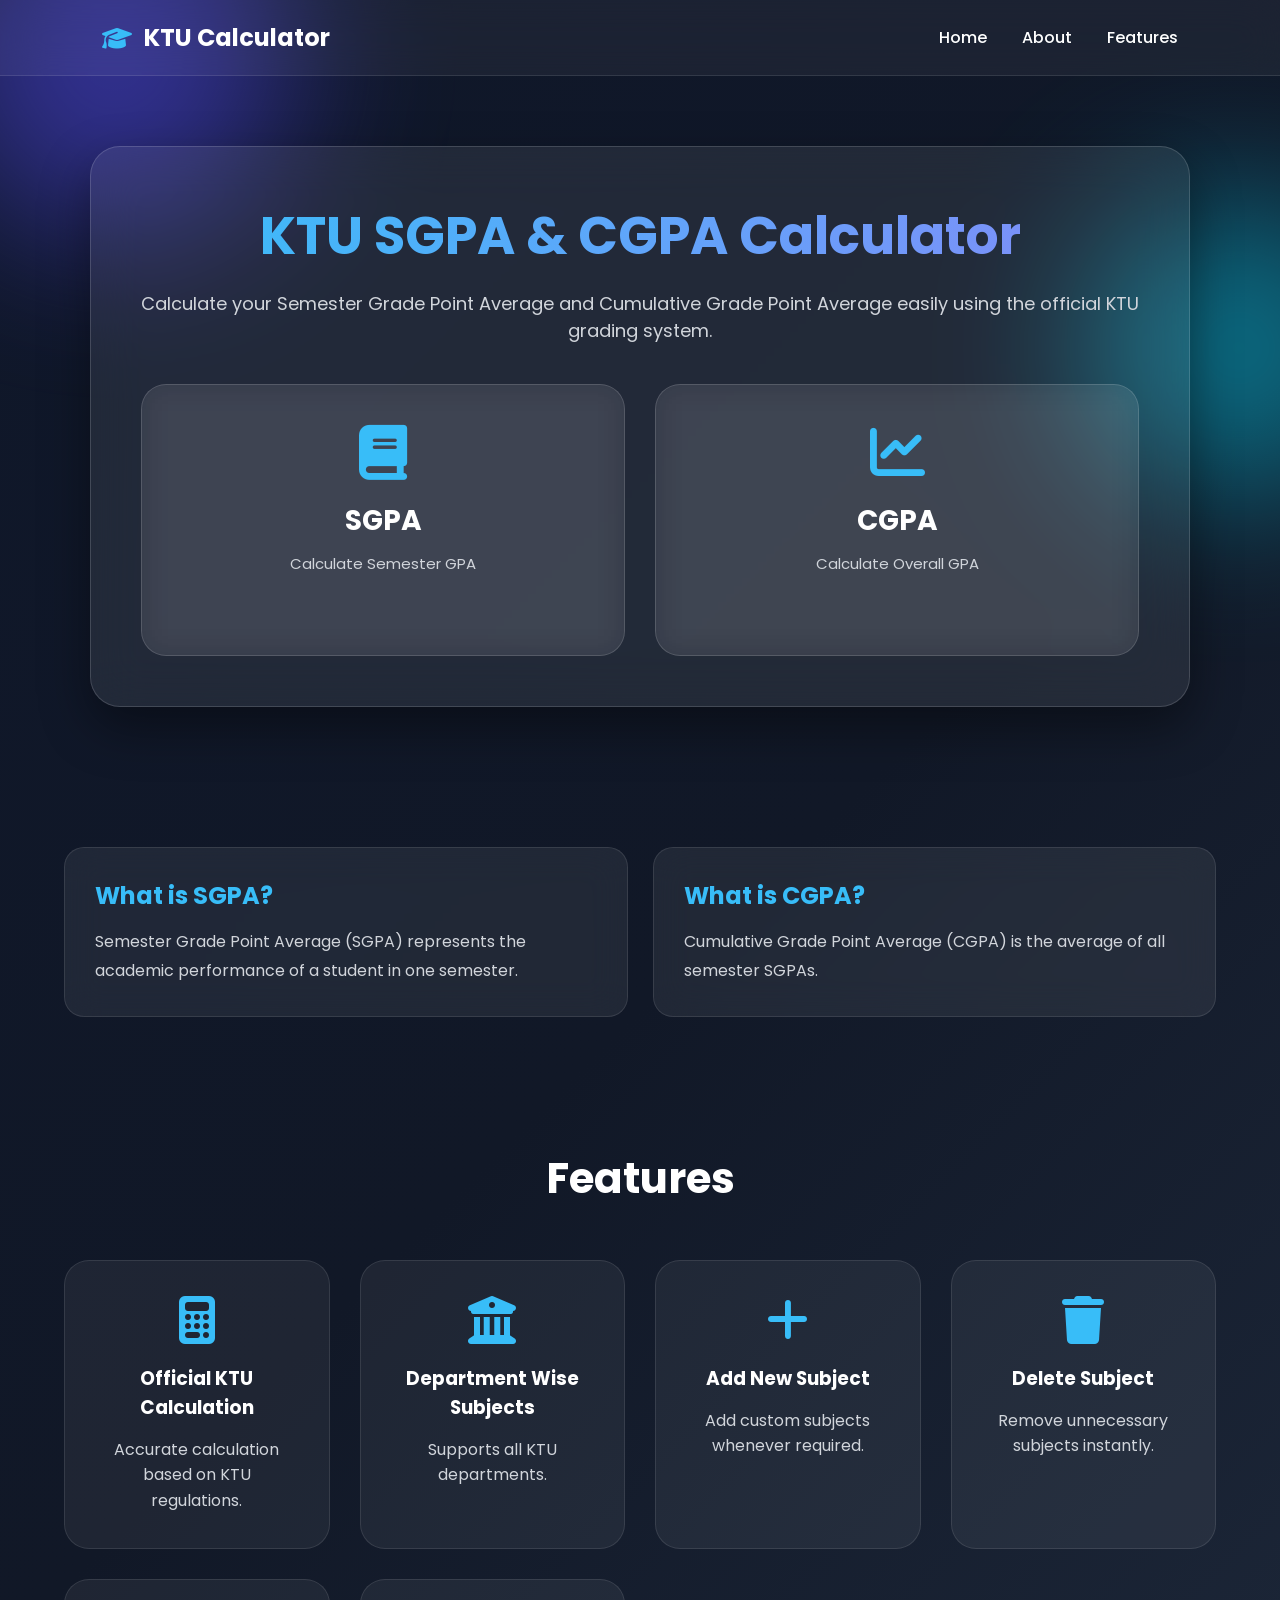
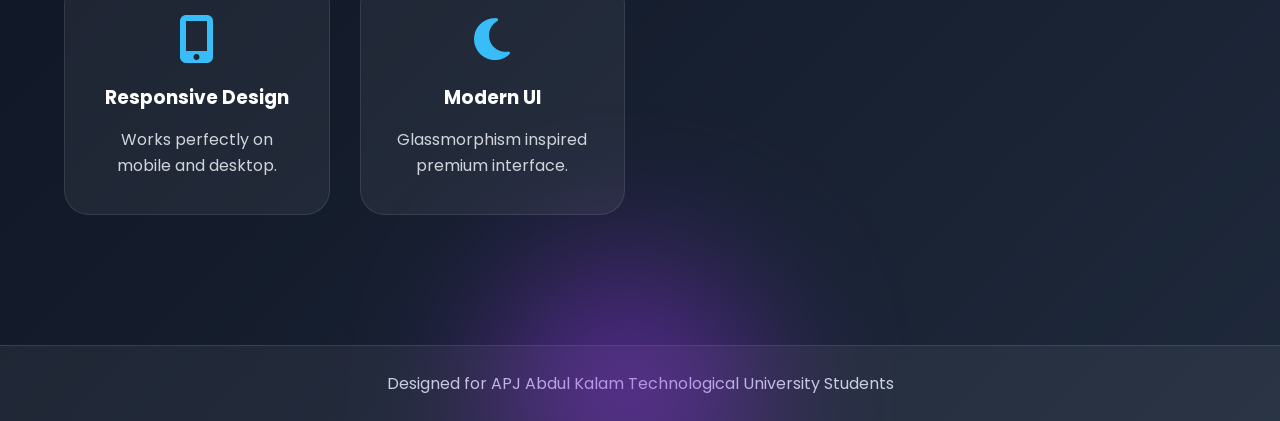
<file: index.html>
<!DOCTYPE html>
<html lang="en">

<head>

    <meta charset="UTF-8">

    <meta name="viewport"
        content="width=device-width, initial-scale=1.0">

    <title>KTU SGPA & CGPA Calculator</title>

    <!-- Google Font -->

    <link href="https://fonts.googleapis.com/css2?family=Poppins:wght@300;400;500;600;700;800&display=swap"
        rel="stylesheet">

    <!-- Font Awesome -->

    <link rel="stylesheet"
        href="https://cdnjs.cloudflare.com/ajax/libs/font-awesome/6.5.2/css/all.min.css">

    <!-- CSS -->

    <link rel="stylesheet" href="css/style.css">

</head>

<body>

<div class="background">

<div class="blob one"></div>
<div class="blob two"></div>
<div class="blob three"></div>

<!-- ================= NAVBAR ================= -->

<nav>

<div class="logo">

<i class="fa-solid fa-graduation-cap"></i>

<span>KTU Calculator</span>

</div>

<ul>

<li><a href="#">Home</a></li>

<li><a href="about.html">About</a></li>

<li><a href="#features">Features</a></li>

</ul>

</nav>

<!-- ================= HERO ================= -->

<section class="hero">

<div class="glass-card">

<h1>

KTU SGPA & CGPA Calculator

</h1>

<p>

Calculate your Semester Grade Point Average and
Cumulative Grade Point Average easily using the official
KTU grading system.

</p>

<div class="button-container">

<a href="sgpa.html" class="card">

<i class="fa-solid fa-book"></i>

<h2>SGPA</h2>

<p>Calculate Semester GPA</p>

</a>

<a href="cgpa.html" class="card">

<i class="fa-solid fa-chart-line"></i>

<h2>CGPA</h2>

<p>Calculate Overall GPA</p>

</a>

</div>

</div>

</section>

<!-- ================= INFO ================= -->

<section class="info">

<div class="info-card">

<h2>

What is SGPA?

</h2>

<p>

Semester Grade Point Average (SGPA)
represents the academic performance of a
student in one semester.

</p>

</div>

<div class="info-card">

<h2>

What is CGPA?

</h2>

<p>

Cumulative Grade Point Average (CGPA)
is the average of all semester SGPAs.

</p>

</div>

</section>

<!-- ================= FEATURES ================= -->

<section id="features">

<h2 class="title">

Features

</h2>

<div class="feature-grid">

<div class="feature">

<i class="fa-solid fa-calculator"></i>

<h3>

Official KTU Calculation

</h3>

<p>

Accurate calculation based on KTU regulations.

</p>

</div>

<div class="feature">

<i class="fa-solid fa-building-columns"></i>

<h3>

Department Wise Subjects

</h3>

<p>

Supports all KTU departments.

</p>

</div>

<div class="feature">

<i class="fa-solid fa-plus"></i>

<h3>

Add New Subject

</h3>

<p>

Add custom subjects whenever required.

</p>

</div>

<div class="feature">

<i class="fa-solid fa-trash"></i>

<h3>

Delete Subject

</h3>

<p>

Remove unnecessary subjects instantly.

</p>

</div>

<div class="feature">

<i class="fa-solid fa-mobile-screen-button"></i>

<h3>

Responsive Design

</h3>

<p>

Works perfectly on mobile and desktop.

</p>

</div>

<div class="feature">

<i class="fa-solid fa-moon"></i>

<h3>

Modern UI

</h3>

<p>

Glassmorphism inspired premium interface.

</p>

</div>

</div>

</section>

<!-- ================= FOOTER ================= -->

<footer>

<p>

Designed for APJ Abdul Kalam Technological University Students

</p>

</footer>

</div>

<script src="js/script.js"></script>

</body>

</html>
</file>
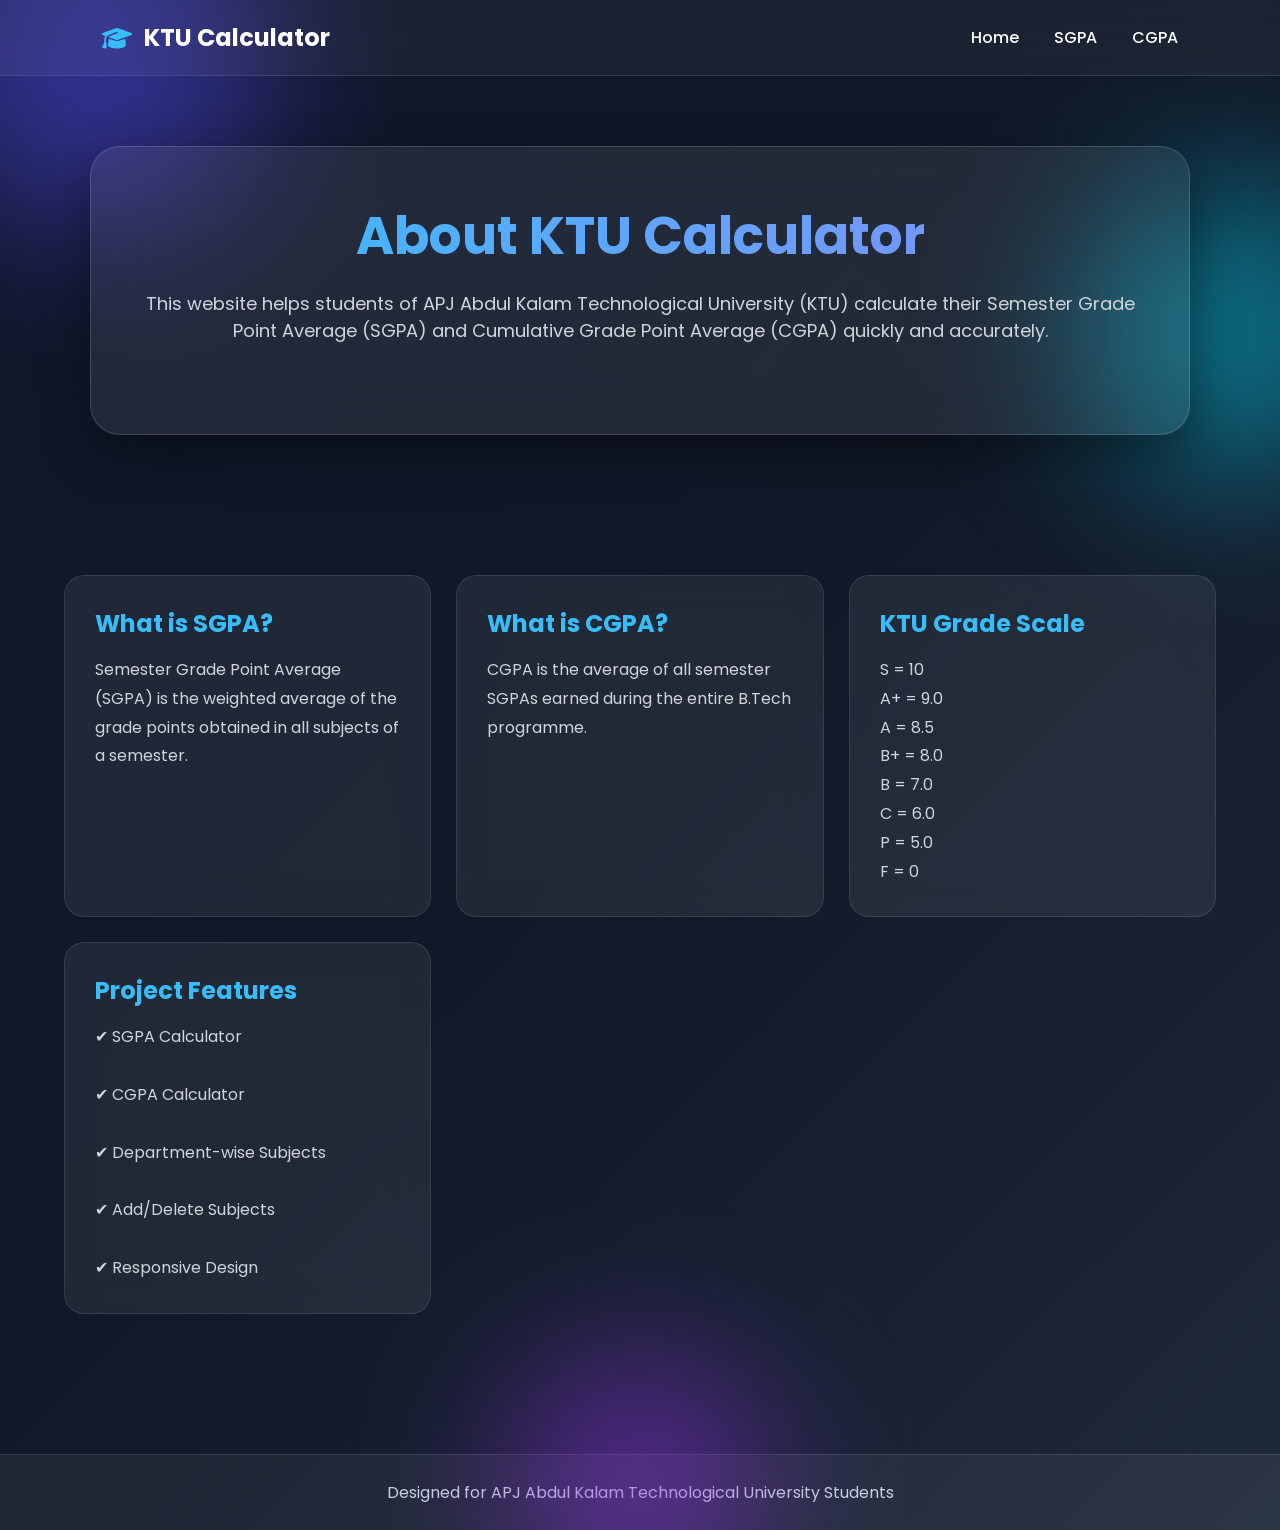
<file: about.html>
<!DOCTYPE html>
<html lang="en">

<head>

<meta charset="UTF-8">

<meta name="viewport" content="width=device-width, initial-scale=1.0">

<title>About | KTU Calculator</title>

<link href="https://fonts.googleapis.com/css2?family=Poppins:wght@300;400;500;600;700&display=swap" rel="stylesheet">

<link rel="stylesheet"
href="https://cdnjs.cloudflare.com/ajax/libs/font-awesome/6.5.2/css/all.min.css">

<link rel="stylesheet" href="css/style.css">

</head>

<body>

<div class="background">

<div class="blob one"></div>
<div class="blob two"></div>
<div class="blob three"></div>

<nav>

<div class="logo">

<i class="fa-solid fa-graduation-cap"></i>

KTU Calculator

</div>

<ul>

<li><a href="index.html">Home</a></li>

<li><a href="sgpa.html">SGPA</a></li>

<li><a href="cgpa.html">CGPA</a></li>

</ul>

</nav>

<section class="hero">

<div class="glass-card">

<h1>About KTU Calculator</h1>

<p>

This website helps students of APJ Abdul Kalam Technological University (KTU)
calculate their Semester Grade Point Average (SGPA) and
Cumulative Grade Point Average (CGPA) quickly and accurately.

</p>

</div>

</section>

<section class="info">

<div class="info-card">

<h2>

What is SGPA?

</h2>

<p>

Semester Grade Point Average (SGPA) is the weighted average of
the grade points obtained in all subjects of a semester.

</p>

</div>

<div class="info-card">

<h2>

What is CGPA?

</h2>

<p>

CGPA is the average of all semester SGPAs earned during the
entire B.Tech programme.

</p>

</div>

<div class="info-card">

<h2>

KTU Grade Scale

</h2>

<p>

S = 10<br>

A+ = 9.0<br>

A = 8.5<br>

B+ = 8.0<br>

B = 7.0<br>

C = 6.0<br>

P = 5.0<br>

F = 0

</p>

</div>

<div class="info-card">

<h2>

Project Features

</h2>

<p>

✔ SGPA Calculator

<br><br>

✔ CGPA Calculator

<br><br>

✔ Department-wise Subjects

<br><br>

✔ Add/Delete Subjects

<br><br>

✔ Responsive Design

</p>

</div>

</section>

<footer>

<p>

Designed for APJ Abdul Kalam Technological University Students

</p>

</footer>

</div>

</body>

</html>
</file>
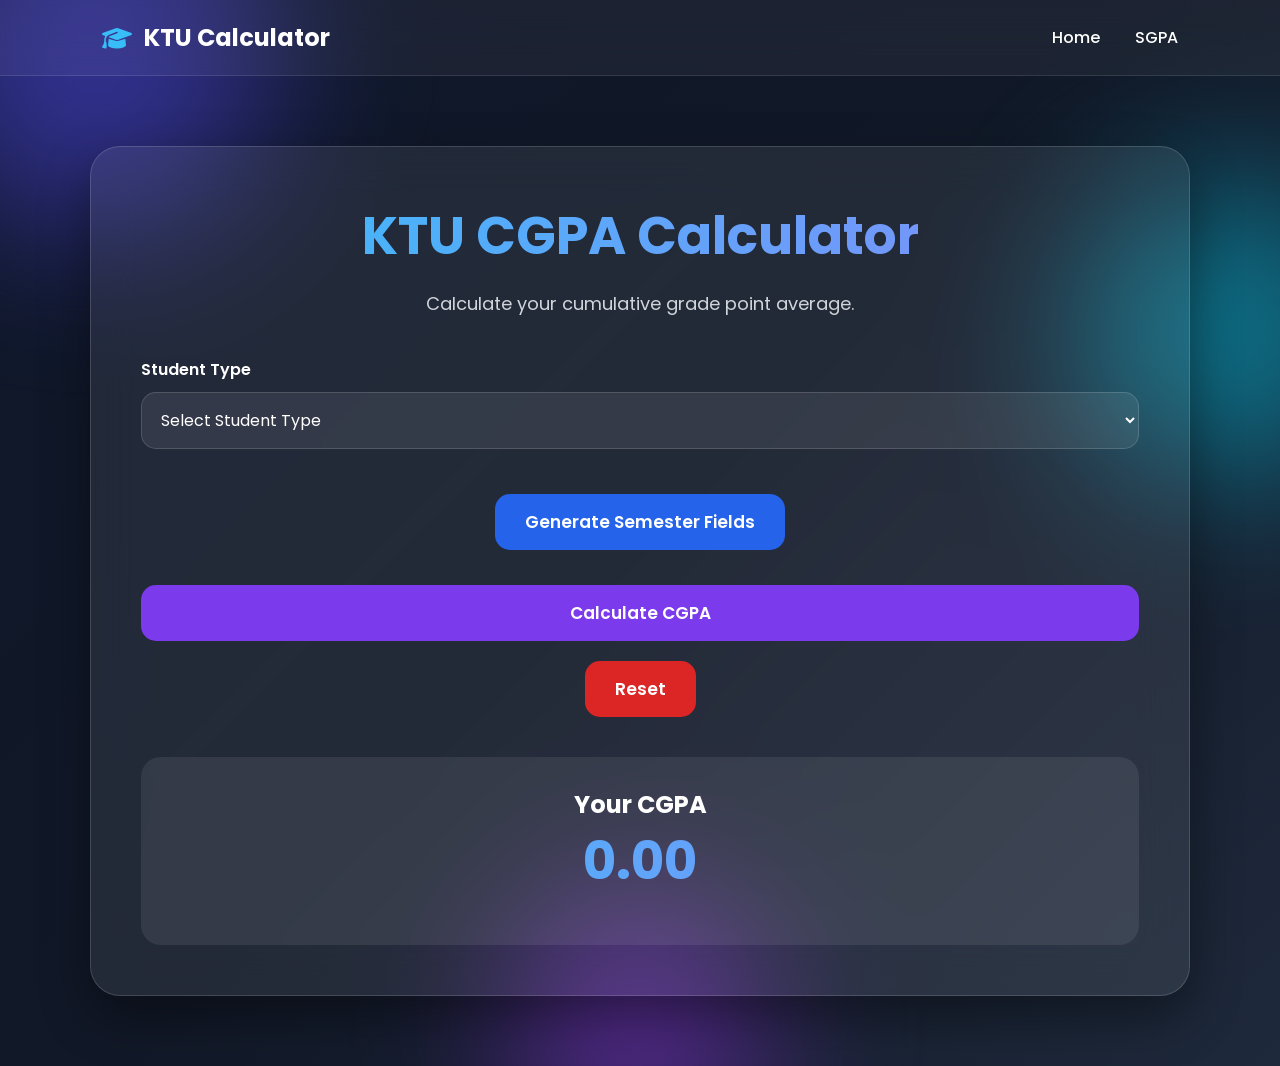
<file: cgpa.html>
<!DOCTYPE html>
<html lang="en">

<head>

    <meta charset="UTF-8">

    <meta name="viewport"
        content="width=device-width, initial-scale=1.0">

    <title>KTU CGPA Calculator</title>

    <!-- Google Font -->

    <link href="https://fonts.googleapis.com/css2?family=Poppins:wght@300;400;500;600;700&display=swap"
        rel="stylesheet">

    <!-- Font Awesome -->

    <link rel="stylesheet"
        href="https://cdnjs.cloudflare.com/ajax/libs/font-awesome/6.5.2/css/all.min.css">

    <!-- CSS -->

    <link rel="stylesheet" href="css/style.css">

</head>

<body>

<div class="background">

    <div class="blob one"></div>
    <div class="blob two"></div>
    <div class="blob three"></div>

    <!-- Navbar -->

    <nav>

        <div class="logo">

            <i class="fa-solid fa-graduation-cap"></i>

            <span>KTU Calculator</span>

        </div>

        <ul>

            <li><a href="index.html">Home</a></li>

            <li><a href="sgpa.html">SGPA</a></li>

        </ul>

    </nav>

    <!-- Main Card -->

    <section class="hero">

        <div class="glass-card">

            <h1>

                KTU CGPA Calculator

            </h1>

            <p>

                Calculate your cumulative grade point average.

            </p>

            <!-- Student Type -->

            <div class="form-group">

                <label>

                    Student Type

                </label>

                <select id="studentType">

                    <option value="">Select Student Type</option>

                    <option value="regular">

                        Regular Student (8 Semesters)

                    </option>

                    <option value="let">

                        LET Student (6 Semesters)

                    </option>

                </select>

            </div>

            <button class="action-btn" id="generate">

                Generate Semester Fields

            </button>

            <!-- Semester Inputs -->

            <div id="semesterInputs">

            </div>

            <button class="calculate-btn" id="calculateCGPA">

                Calculate CGPA

            </button>

            <button class="action-btn red" id="resetCGPA">

                Reset

            </button>

            <!-- Result -->

            <div id="resultBox">

                <h2>

                    Your CGPA

                </h2>

                <h1 id="cgpaResult">

                    0.00

                </h1>

            </div>

        </div>

    </section>

</div>

<script src="js/cgpa.js"></script>

</body>

</html>
</file>
<file: css/style.css>
/* ==========================================
   KTU SGPA & CGPA Calculator
   Modern Glassmorphism UI
========================================== */
/* ---------- Forms ---------- */

/* Fade Animation */

.hidden{

    opacity:0;

    transform:translateY(40px);

    transition:all .8s ease;

}

.show{

    opacity:1;

    transform:translateY(0);

}

/* Active Navbar */

nav ul li a.active{

    color:#38bdf8;

}

/* Card Glow Effect */

.card{

    position:relative;

    overflow:hidden;

}

.card::before{

    content:"";

    position:absolute;

    left:var(--x);

    top:var(--y);

    width:250px;

    height:250px;

    background:radial-gradient(circle,
    rgba(255,255,255,.25),
    transparent 70%);

    transform:translate(-50%,-50%);

    opacity:0;

    transition:.3s;

}

.card:hover::before{

    opacity:1;

}



.form-group{
    margin:25px 0;
    text-align:left;
}

.form-group label{
    display:block;
    margin-bottom:10px;
    font-weight:600;
}

.form-group select,
.form-group input{

    width:100%;
    padding:15px;

    border:none;

    border-radius:15px;

    background:rgba(255,255,255,.08);

    color:white;

    font-size:16px;

    outline:none;

    border:1px solid rgba(255,255,255,.15);

}

.form-group option{

    color:black;

}

/* ---------- Buttons ---------- */

.action-btn,
.calculate-btn{

    margin-top:20px;

    padding:15px 30px;

    border:none;

    border-radius:15px;

    cursor:pointer;

    font-size:17px;

    font-weight:600;

    transition:.3s;

}

.action-btn{

    background:#2563eb;

    color:white;

}

.action-btn:hover{

    transform:scale(1.05);

}

.green{

    background:#16a34a;

}

.red{

    background:#dc2626;

}

.calculate-btn{

    width:100%;

    background:#7c3aed;

    color:white;

    margin-top:35px;

}

.calculate-btn:hover{

    transform:translateY(-5px);

}

.button-row{

    display:flex;

    gap:20px;

    justify-content:center;

    flex-wrap:wrap;

}

/* ---------- Result ---------- */

#resultBox{

    margin-top:40px;

    background:rgba(255,255,255,.08);

    padding:30px;

    border-radius:20px;

}

#result{

    margin-top:15px;

    font-size:55px;

    color:#38bdf8;

}

/* ---------- Subject Cards ---------- */

.subject-card{

    margin-top:20px;

    background:rgba(255,255,255,.06);

    padding:20px;

    border-radius:20px;

    border:1px solid rgba(255,255,255,.1);

}

*{
    margin:0;
    padding:0;
    box-sizing:border-box;
    font-family:'Poppins',sans-serif;
    scroll-behavior:smooth;
}

body{
    min-height:100vh;
    background:#0f172a;
    color:#fff;
    overflow-x:hidden;
}

/*==========================
BACKGROUND
==========================*/

.background{
    position:relative;
    min-height:100vh;
    overflow:hidden;
    background:linear-gradient(135deg,#0f172a,#111827,#1e293b);
}

/*==========================
Animated Blobs
==========================*/

.blob{
    position:absolute;
    border-radius:50%;
    filter:blur(80px);
    opacity:.55;
    animation:float 15s ease-in-out infinite;
}

.one{
    width:350px;
    height:350px;
    background:#4f46e5;
    top:-120px;
    left:-80px;
}

.two{
    width:300px;
    height:300px;
    background:#06b6d4;
    right:-100px;
    top:180px;
}

.three{
    width:250px;
    height:250px;
    background:#9333ea;
    bottom:-80px;
    left:40%;
}

@keyframes float{

    0%{
        transform:translateY(0) translateX(0);
    }

    50%{
        transform:translateY(40px) translateX(-30px);
    }

    100%{
        transform:translateY(0) translateX(0);
    }

}

/*==========================
NAVBAR
==========================*/

nav{

    width:100%;
    display:flex;
    justify-content:space-between;
    align-items:center;

    padding:20px 8%;

    position:sticky;
    top:0;

    backdrop-filter:blur(20px);

    background:rgba(255,255,255,.05);

    border-bottom:1px solid rgba(255,255,255,.1);

    z-index:999;

}

.logo{

    display:flex;
    align-items:center;
    gap:12px;

    font-size:24px;
    font-weight:700;

}

.logo i{

    color:#38bdf8;

}

nav ul{

    list-style:none;
    display:flex;
    gap:35px;

}

nav a{

    text-decoration:none;
    color:white;
    font-weight:500;

    transition:.3s;

}

nav a:hover{

    color:#38bdf8;

}

/*==========================
HERO
==========================*/

.hero{

    display:flex;
    justify-content:center;
    align-items:center;

    padding:70px 20px;

}

/*==========================
GLASS CARD
==========================*/

.glass-card{

    width:90%;
    max-width:1100px;

    background:rgba(255,255,255,.08);

    border:1px solid rgba(255,255,255,.15);

    backdrop-filter:blur(25px);

    border-radius:30px;

    padding:50px;

    text-align:center;

    box-shadow:0 20px 50px rgba(0,0,0,.4);

}

/*==========================
HEADINGS
==========================*/

.glass-card h1{

    font-size:52px;

    margin-bottom:15px;

    background:linear-gradient(90deg,#38bdf8,#60a5fa,#818cf8);

    -webkit-background-clip:text;

    -webkit-text-fill-color:transparent;

}

.glass-card p{

    color:#d1d5db;

    font-size:18px;

    margin-bottom:40px;

}

/*==========================
BUTTON CARDS
==========================*/

.button-container{

    display:grid;

    grid-template-columns:repeat(auto-fit,minmax(260px,1fr));

    gap:30px;

}

.card{

    text-decoration:none;

    color:white;

    background:rgba(255,255,255,.06);

    border:1px solid rgba(255,255,255,.15);

    border-radius:25px;

    padding:40px;

    transition:.4s;

    backdrop-filter:blur(15px);

}

.card:hover{

    transform:translateY(-10px);

    background:rgba(255,255,255,.12);

    box-shadow:0 20px 30px rgba(0,0,0,.35);

}

.card i{

    font-size:55px;

    color:#38bdf8;

    margin-bottom:20px;

}

.card h2{

    margin-bottom:10px;

    font-size:28px;

}

.card p{

    color:#d1d5db;

    font-size:15px;

}

/*==========================
INFO
==========================*/

.info{

    width:90%;

    margin:auto;

    display:grid;

    grid-template-columns:repeat(auto-fit,minmax(320px,1fr));

    gap:25px;

    padding:70px 0;

}

.info-card{

    background:rgba(255,255,255,.07);

    border:1px solid rgba(255,255,255,.1);

    backdrop-filter:blur(18px);

    border-radius:20px;

    padding:30px;

    transition:.4s;

}

.info-card:hover{

    transform:translateY(-8px);

}

.info-card h2{

    margin-bottom:15px;

    color:#38bdf8;

}

.info-card p{

    color:#d1d5db;

    line-height:1.8;

}

/*==========================
FEATURES
==========================*/

#features{

    width:90%;

    margin:auto;

    padding:60px 0;

}

.title{

    text-align:center;

    font-size:42px;

    margin-bottom:50px;

}

.feature-grid{

    display:grid;

    grid-template-columns:repeat(auto-fit,minmax(250px,1fr));

    gap:30px;

}

.feature{

    background:rgba(255,255,255,.06);

    border-radius:25px;

    padding:35px;

    text-align:center;

    transition:.4s;

    border:1px solid rgba(255,255,255,.1);

}

.feature:hover{

    transform:translateY(-10px);

    background:rgba(255,255,255,.12);

}

.feature i{

    font-size:48px;

    color:#38bdf8;

    margin-bottom:20px;

}

.feature h3{

    margin-bottom:15px;

}

.feature p{

    color:#d1d5db;

    line-height:1.6;

}

/*==========================
FOOTER
==========================*/

footer{

    margin-top:70px;

    padding:25px;

    text-align:center;

    background:rgba(255,255,255,.05);

    border-top:1px solid rgba(255,255,255,.1);

}

footer p{

    color:#cbd5e1;

}

/*==========================
RESPONSIVE
==========================*/

@media(max-width:900px){

nav{

    flex-direction:column;

    gap:20px;

}

.glass-card{

    padding:30px;

}

.glass-card h1{

    font-size:38px;

}

.title{

    font-size:32px;

}

}

@media(max-width:600px){

.button-container{

    grid-template-columns:1fr;

}

nav ul{

    gap:15px;

    flex-wrap:wrap;

    justify-content:center;

}

.glass-card h1{

    font-size:30px;

}

.glass-card p{

    font-size:16px;

}

.card{

    padding:30px;

}

}
</file>
